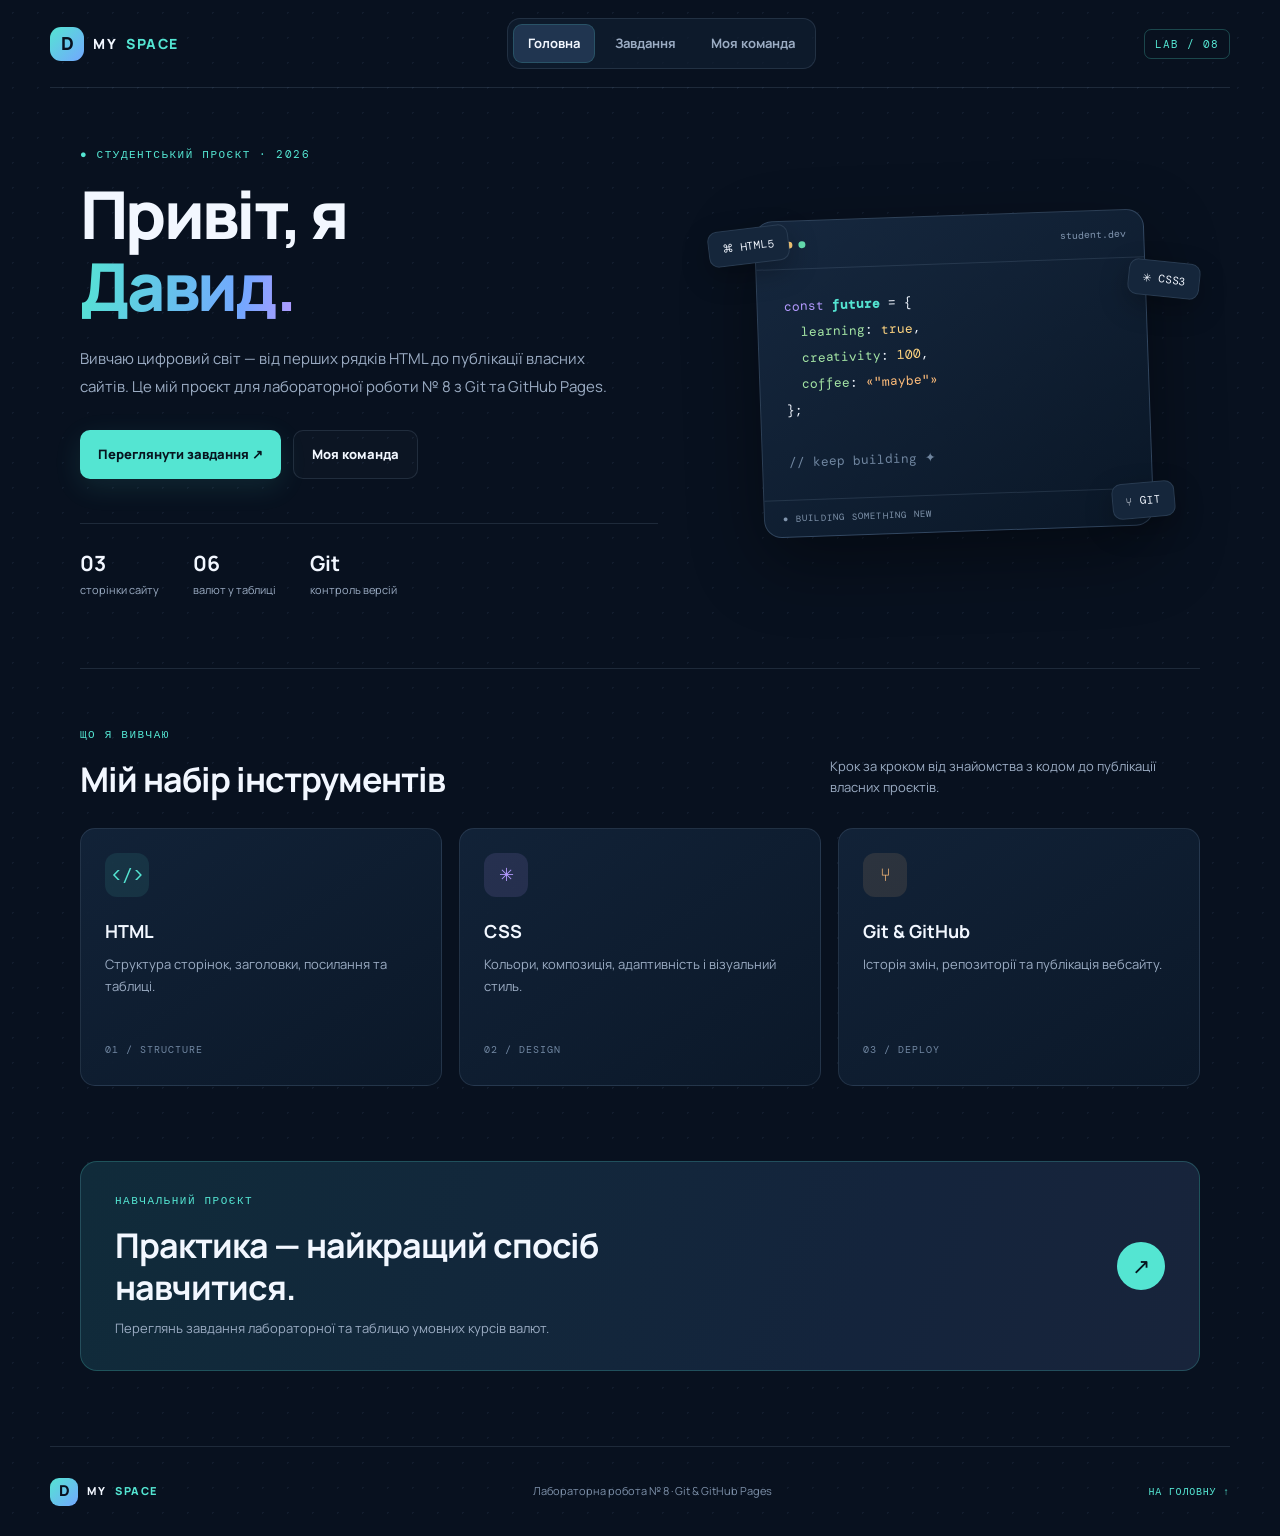
<file: index.html>
<!DOCTYPE html>
<html lang="uk">
<head>
<meta charset="UTF-8"><meta name="viewport" content="width=device-width, initial-scale=1.0"><meta name="description" content="Навчальний сайт для лабораторної роботи №8."><title>MYSPACE — Головна</title><link rel="stylesheet" href="style.css">
</head>
<body>
<header class="topbar"><a class="logo" href="index.html"><span class="logo-icon">D</span> MY<span>SPACE</span></a><nav><a class="active" href="index.html">Головна</a><a href="task.html">Завдання</a><a href="team.html">Моя команда</a></nav><span class="lab-tag">LAB / 08</span></header>
<main>
<section class="hero wrap"><div class="hero-text"><p class="eyebrow">● СТУДЕНТСЬКИЙ ПРОЄКТ · 2026</p><h1>Привіт, я<br><span>Давид.</span></h1><p class="lead">Вивчаю цифровий світ — від перших рядків HTML до публікації власних сайтів. Це мій проєкт для лабораторної роботи № 8 з Git та GitHub Pages.</p><div class="actions"><a class="btn primary" href="task.html">Переглянути завдання ↗</a><a class="btn secondary" href="team.html">Моя команда</a></div><div class="stats"><div><b>03</b><small>сторінки сайту</small></div><div><b>06</b><small>валют у таблиці</small></div><div><b>Git</b><small>контроль версій</small></div></div></div>
<div class="art"><div class="orbit"></div><div class="code-card"><div class="code-head"><i></i><i></i><i></i><span>student.dev</span></div><pre><em>const</em> <strong>future</strong> = {
  <b>learning</b>: <mark>true</mark>,
  <b>creativity</b>: <mark>100</mark>,
  <b>coffee</b>: <q>"maybe"</q>
};

<span>// keep building ✦</span></pre><div class="code-foot">● BUILDING SOMETHING NEW</div></div><div class="float f1">⌘ HTML5</div><div class="float f2">✳ CSS3</div><div class="float f3">⑂ GIT</div></div></section>
<section class="wrap tools"><div class="section-title"><div><p class="eyebrow">ЩО Я ВИВЧАЮ</p><h2>Мій набір інструментів</h2></div><p>Крок за кроком від знайомства з кодом до публікації власних проєктів.</p></div><div class="cards"><article><div class="icon cyan">&lt;/&gt;</div><h3>HTML</h3><p>Структура сторінок, заголовки, посилання та таблиці.</p><small>01 / STRUCTURE</small></article><article><div class="icon purple">✳</div><h3>CSS</h3><p>Кольори, композиція, адаптивність і візуальний стиль.</p><small>02 / DESIGN</small></article><article><div class="icon orange">⑂</div><h3>Git & GitHub</h3><p>Історія змін, репозиторії та публікація вебсайту.</p><small>03 / DEPLOY</small></article></div></section>
<section class="wrap banner"><div><p class="eyebrow">НАВЧАЛЬНИЙ ПРОЄКТ</p><h2>Практика — найкращий спосіб навчитися.</h2><p>Переглянь завдання лабораторної та таблицю умовних курсів валют.</p></div><a class="circle-arrow" href="task.html">↗</a></section>
</main><footer><a class="logo" href="index.html"><span class="logo-icon">D</span> MY<span>SPACE</span></a><p>Лабораторна робота № 8 · Git & GitHub Pages</p><a href="index.html">НА ГОЛОВНУ ↑</a></footer>
</body></html>
</file>
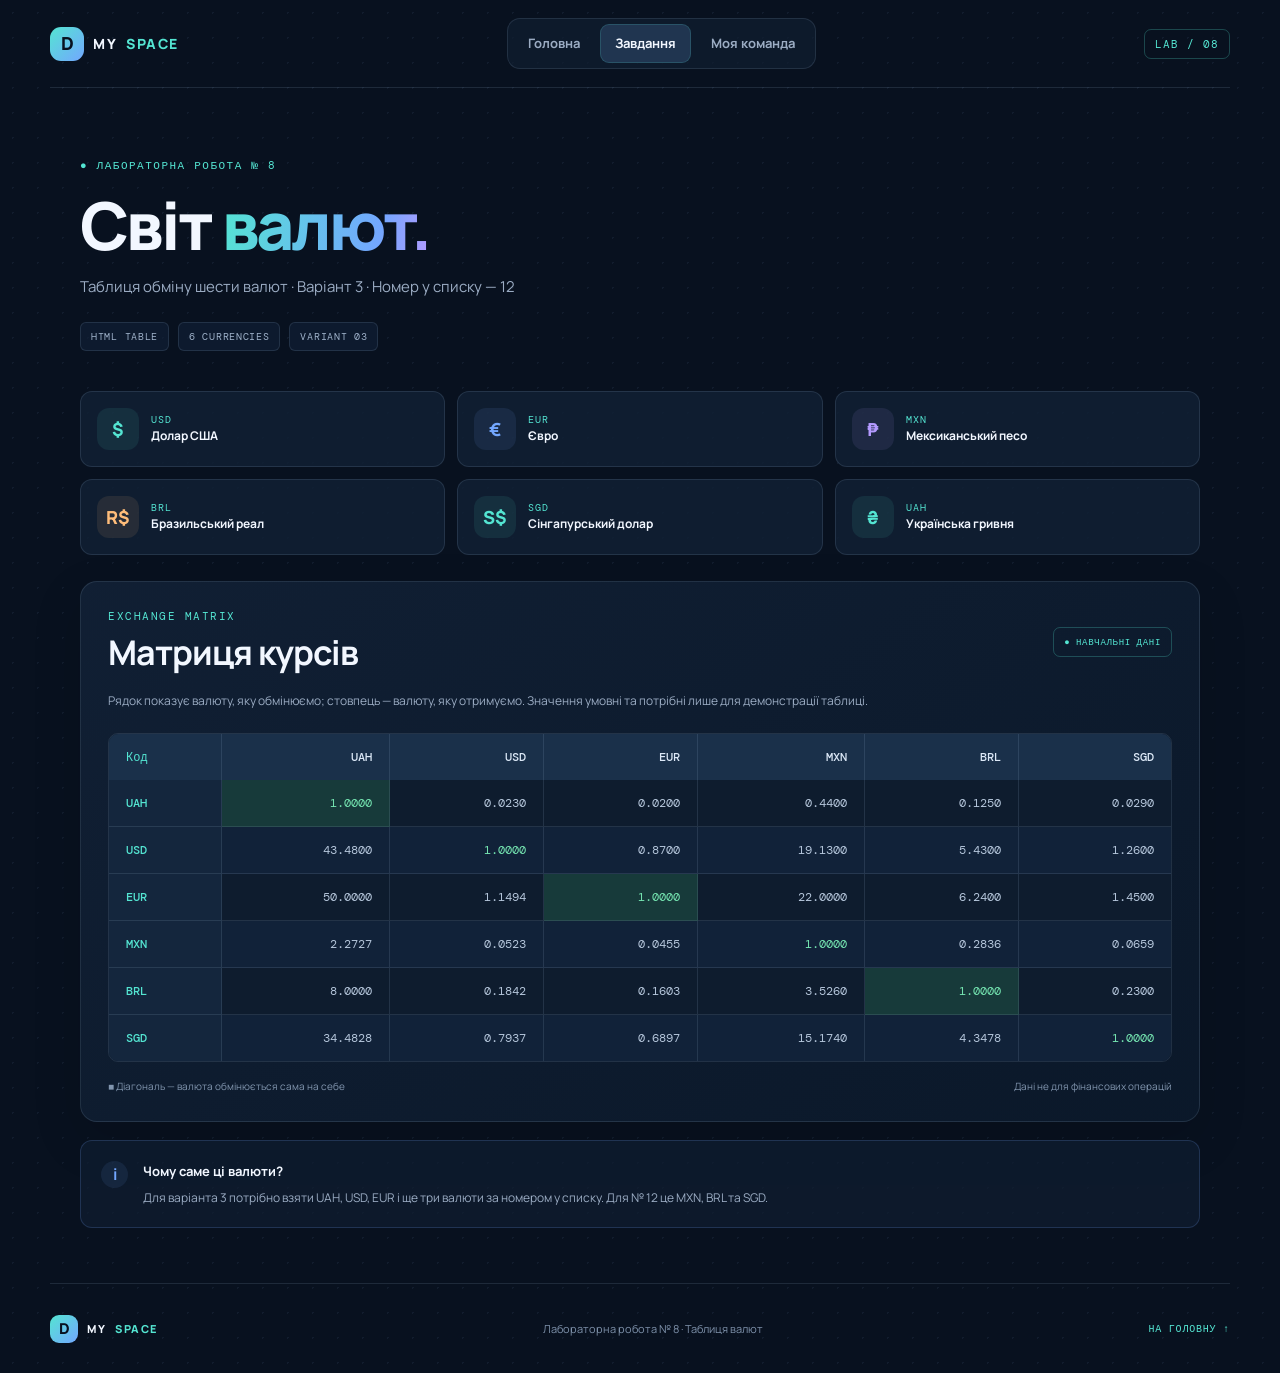
<file: task.html>
<!DOCTYPE html>
<html lang="uk"><head><meta charset="UTF-8"><meta name="viewport" content="width=device-width, initial-scale=1.0"><meta name="description" content="Таблиця валют для варіанта 3 лабораторної роботи №8."><title>MYSPACE — Завдання</title><link rel="stylesheet" href="style.css"></head><body>
<header class="topbar"><a class="logo" href="index.html"><span class="logo-icon">D</span> MY<span>SPACE</span></a><nav><a href="index.html">Головна</a><a class="active" href="task.html">Завдання</a><a href="team.html">Моя команда</a></nav><span class="lab-tag">LAB / 08</span></header>
<main class="wrap page"><section class="page-hero"><p class="eyebrow">● ЛАБОРАТОРНА РОБОТА № 8</p><h1>Світ <span>валют.</span></h1><p>Таблиця обміну шести валют · Варіант 3 · Номер у списку — 12</p><div class="chips"><span>HTML TABLE</span><span>6 CURRENCIES</span><span>VARIANT 03</span></div></section>
<section class="currency-grid"><article><i>$</i><div><small>USD</small><b>Долар США</b></div></article><article><i>€</i><div><small>EUR</small><b>Євро</b></div></article><article><i>₱</i><div><small>MXN</small><b>Мексиканський песо</b></div></article><article><i>R$</i><div><small>BRL</small><b>Бразильський реал</b></div></article><article><i>S$</i><div><small>SGD</small><b>Сінгапурський долар</b></div></article><article><i>₴</i><div><small>UAH</small><b>Українська гривня</b></div></article></section>
<section class="table-panel"><div class="table-title"><div><p class="eyebrow">EXCHANGE MATRIX</p><h2>Матриця курсів</h2></div><span class="pill">● НАВЧАЛЬНІ ДАНІ</span></div><p class="muted">Рядок показує валюту, яку обмінюємо; стовпець — валюту, яку отримуємо. Значення умовні та потрібні лише для демонстрації таблиці.</p><div class="table-scroll"><table><caption>Умовні курси обміну між шістьма валютами</caption><thead><tr><th scope="col">Код</th><th scope="col">UAH</th><th scope="col">USD</th><th scope="col">EUR</th><th scope="col">MXN</th><th scope="col">BRL</th><th scope="col">SGD</th></tr></thead><tbody>
<tr><th scope="row">UAH</th><td class="diag">1.0000</td><td>0.0230</td><td>0.0200</td><td>0.4400</td><td>0.1250</td><td>0.0290</td></tr>
<tr><th scope="row">USD</th><td>43.4800</td><td class="diag">1.0000</td><td>0.8700</td><td>19.1300</td><td>5.4300</td><td>1.2600</td></tr>
<tr><th scope="row">EUR</th><td>50.0000</td><td>1.1494</td><td class="diag">1.0000</td><td>22.0000</td><td>6.2400</td><td>1.4500</td></tr>
<tr><th scope="row">MXN</th><td>2.2727</td><td>0.0523</td><td>0.0455</td><td class="diag">1.0000</td><td>0.2836</td><td>0.0659</td></tr>
<tr><th scope="row">BRL</th><td>8.0000</td><td>0.1842</td><td>0.1603</td><td>3.5260</td><td class="diag">1.0000</td><td>0.2300</td></tr>
<tr><th scope="row">SGD</th><td>34.4828</td><td>0.7937</td><td>0.6897</td><td>15.1740</td><td>4.3478</td><td class="diag">1.0000</td></tr>
</tbody></table></div><div class="table-note"><span>■ Діагональ — валюта обмінюється сама на себе</span><span>Дані не для фінансових операцій</span></div></section>
<aside class="info"><b>i</b><div><h3>Чому саме ці валюти?</h3><p>Для варіанта 3 потрібно взяти UAH, USD, EUR і ще три валюти за номером у списку. Для № 12 це MXN, BRL та SGD.</p></div></aside></main>
<footer><a class="logo" href="index.html"><span class="logo-icon">D</span> MY<span>SPACE</span></a><p>Лабораторна робота № 8 · Таблиця валют</p><a href="index.html">НА ГОЛОВНУ ↑</a></footer></body></html>
</file>
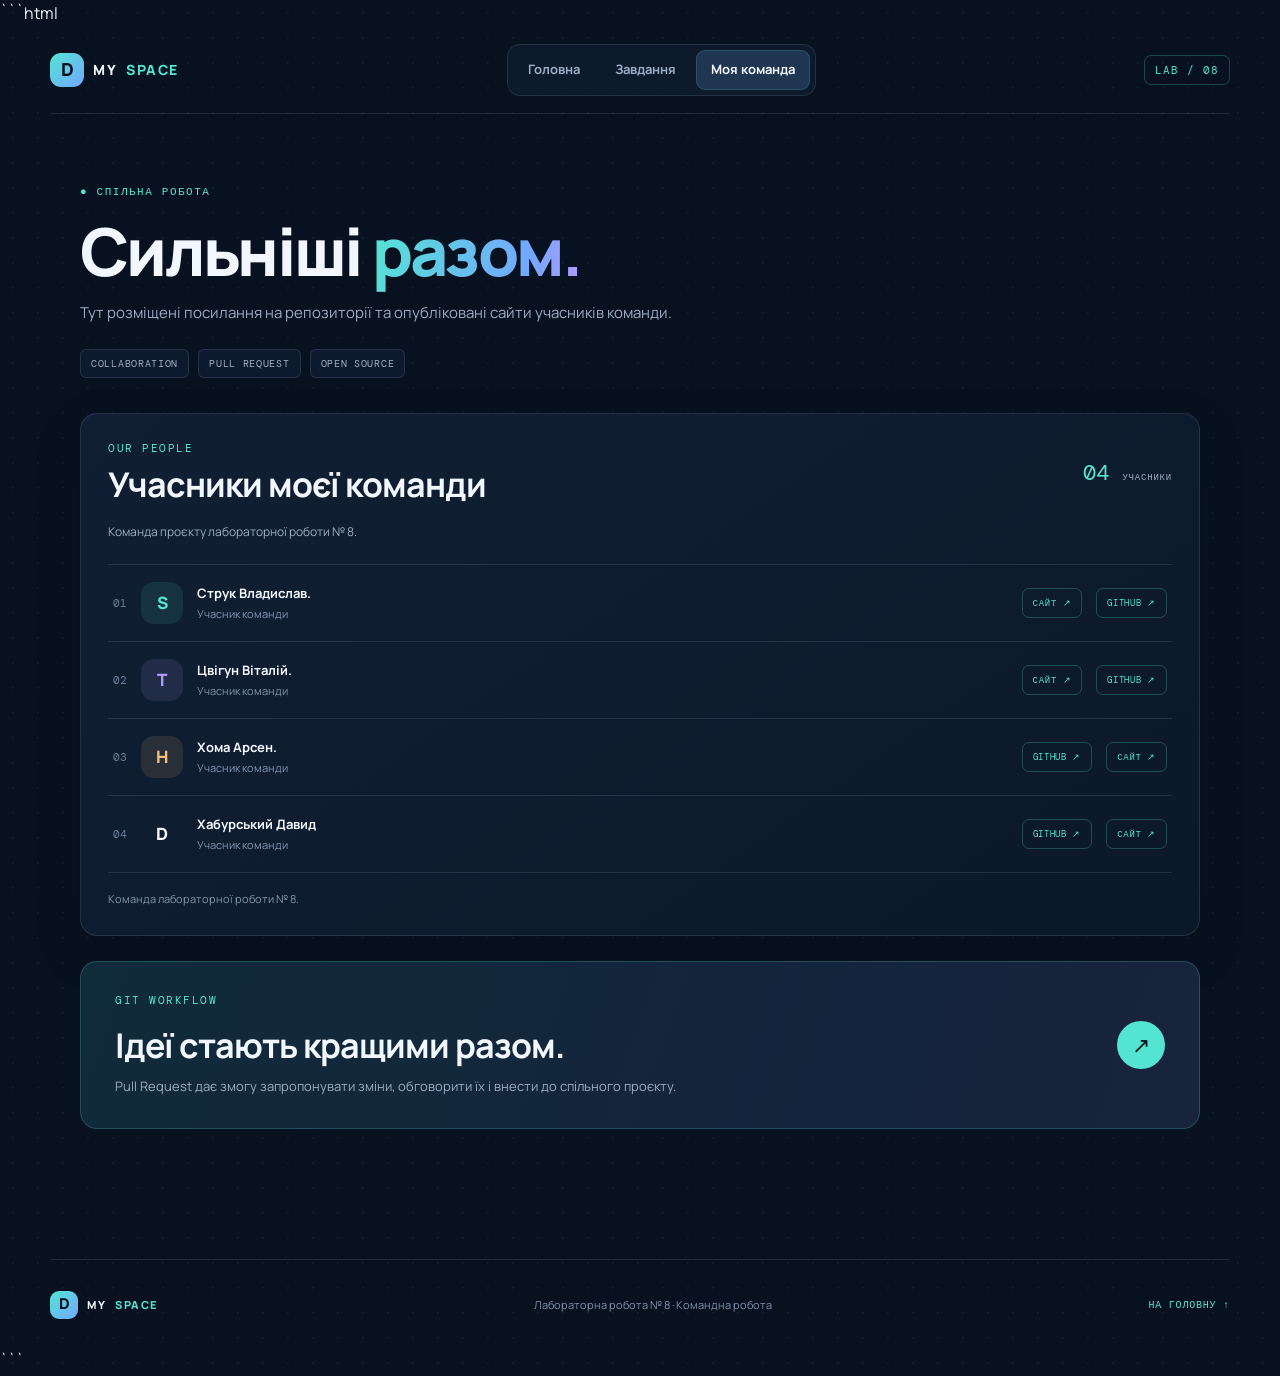
<file: team.html>
```html
<!DOCTYPE html>
<html lang="uk">
<head>
<meta charset="UTF-8">
<meta name="viewport" content="width=device-width, initial-scale=1.0">
<meta name="description" content="Сторінка учасників команди лабораторної роботи №8.">
<title>MYSPACE — Команда</title>
<link rel="stylesheet" href="style.css">
</head>
<body>

<header class="topbar">
<a class="logo" href="index.html"><span class="logo-icon">D</span> MY<span>SPACE</span></a>
<nav>
<a href="index.html">Головна</a>
<a href="task.html">Завдання</a>
<a class="active" href="team.html">Моя команда</a>
</nav>
<span class="lab-tag">LAB / 08</span>
</header>

<main class="wrap page">

<section class="page-hero">
<p class="eyebrow">● СПІЛЬНА РОБОТА</p>
<h1>Сильніші <span>разом.</span></h1>
<p>Тут розміщені посилання на репозиторії та опубліковані сайти учасників команди.</p>
<div class="chips">
<span>COLLABORATION</span>
<span>PULL REQUEST</span>
<span>OPEN SOURCE</span>
</div>
</section>

<section class="team-panel">
<div class="table-title">
<div>
<p class="eyebrow">OUR PEOPLE</p>
<h2>Учасники моєї команди</h2>
</div>
<span class="team-count">04 <small>УЧАСНИКИ</small></span>
</div>

<p class="muted">Команда проєкту лабораторної роботи № 8.</p>

<ul class="members">

<li>
<span class="number">01</span>
<span class="avatar cyan">S</span>
<div>
<b>Струк Владислав.</b>
<small>Учасник команди</small>
</div>
<a class="pill" href="https://vstruk01.github.io/laba_8/index.html" target="_blank" rel="noopener">САЙТ ↗</a>
<a class="pill" href="https://github.com/vstruk01" target="_blank" rel="noopener">GITHUB ↗</a>
</li>

<li>
<span class="number">02</span>
<span class="avatar purple">T</span>
<div>
<b>Цвігун Віталій.</b>
<small>Учасник команди</small>
</div>
<a class="pill" href="https://riffmasterttx.github.io/TNTU-Lab-8-CI-12/" target="_blank" rel="noopener">САЙТ ↗</a>
<a class="pill" href="https://github.com/riffmasterttx/TNTU-Lab-8-CI-12" target="_blank" rel="noopener">GITHUB ↗</a>
</li>

<li>
<span class="number">03</span>
<span class="avatar orange">H</span>
<div>
<b>Хома Арсен.</b>
<small>Учасник команди</small>
</div>
<a class="pill" href="https://github.com/homaarsen571-droid/oki-lab-8" target="_blank" rel="noopener">GITHUB ↗</a>
<a class="pill" href="https://homaarsen571-droid.github.io/oki-lab-8/" target="_blank" rel="noopener">САЙТ ↗</a>
</li>

<li>
<span class="number">04</span>
<span class="avatar">D</span>
<div>
<b>Хабурський Давид</b>
<small>Учасник команди</small>
</div>
<a class="pill" href="https://github.com/ahmotrovs-web/lab-web-site" target="_blank" rel="noopener">GITHUB ↗</a>
<a class="pill" href="https://ahmotrovs-web.github.io/lab-web-site/" target="_blank" rel="noopener">САЙТ ↗</a>
</li>

</ul>

<p class="footnote">Команда лабораторної роботи № 8.</p>
</section>

<section class="banner">
<div>
<p class="eyebrow">GIT WORKFLOW</p>
<h2>Ідеї стають кращими разом.</h2>
<p>Pull Request дає змогу запропонувати зміни, обговорити їх і внести до спільного проєкту.</p>
</div>
<a class="circle-arrow" href="https://github.com/" aria-label="Відкрити GitHub">↗</a>
</section>

</main>

<footer>
<a class="logo" href="index.html"><span class="logo-icon">D</span> MY<span>SPACE</span></a>
<p>Лабораторна робота № 8 · Командна робота</p>
<a href="index.html">НА ГОЛОВНУ ↑</a>
</footer>

</body>
</html>
```
</file>
<file: style.css>
@import url('https://fonts.googleapis.com/css2?family=DM+Mono:wght@400;500&family=Manrope:wght@400;500;600;700;800&display=swap');
:root{--bg:#08111f;--panel:#101e31;--line:rgba(165,190,220,.14);--text:#f2f7ff;--muted:#9bacc3;--cyan:#54e5d2;--blue:#73a7ff;--purple:#b49aff;--orange:#ffbd7a;--mono:'DM Mono',monospace;--sans:'Manrope',Arial,sans-serif}*{box-sizing:border-box}html{scroll-behavior:smooth}body{margin:0;min-height:100vh;color:var(--text);background-color:var(--bg);font-family:var(--sans);line-height:1.65;background-image:radial-gradient(rgba(117,153,194,.09) 1px,transparent 1px);background-size:25px 25px}a{color:inherit}.topbar{width:min(1180px,calc(100% - 48px));min-height:88px;margin:auto;display:flex;align-items:center;justify-content:space-between;gap:24px;border-bottom:1px solid var(--line)}.logo{display:inline-flex;align-items:center;gap:9px;text-decoration:none;font-size:14px;font-weight:800;letter-spacing:1.5px;white-space:nowrap}.logo>span:last-child,.logo>span:nth-child(2){color:var(--cyan)}.logo-icon{width:34px;height:34px;display:grid;place-items:center;border-radius:11px;background:linear-gradient(135deg,var(--cyan),var(--blue));color:#08111f;font-size:18px;letter-spacing:0}.topbar nav{display:flex;gap:5px;padding:5px;border:1px solid var(--line);border-radius:13px;background:#101e31b3}.topbar nav a{padding:9px 15px;border-radius:9px;text-decoration:none;color:var(--muted);font-size:13px;font-weight:700;transition:.2s}.topbar nav a:hover,.topbar nav a.active{color:var(--text);background:#203550}.topbar nav a.active{box-shadow:inset 0 0 0 1px #54e5d22b}.lab-tag{padding:7px 10px;border:1px solid #54e5d240;border-radius:7px;color:var(--cyan);font:11px var(--mono);letter-spacing:1px}.wrap{width:min(1120px,calc(100% - 48px));margin-inline:auto}.hero{min-height:580px;display:grid;grid-template-columns:1.08fr .92fr;align-items:center;gap:50px;padding-block:50px 60px}.eyebrow{margin:0 0 17px;color:var(--cyan);font:11px var(--mono);letter-spacing:1.5px}h1,h2,h3,p{margin-top:0}h1{font-size:clamp(42px,5.2vw,66px);line-height:1.1;letter-spacing:-2.7px;margin-bottom:22px;font-weight:800}h1 span,.page-hero h1 span{color:var(--cyan);background:linear-gradient(100deg,var(--cyan),var(--blue) 75%,var(--purple));background-clip:text;-webkit-background-clip:text;-webkit-text-fill-color:transparent}.lead{max-width:540px;color:var(--muted);font-size:15px;line-height:1.9}.actions{display:flex;flex-wrap:wrap;gap:12px;margin-top:28px}.btn{display:inline-flex;align-items:center;gap:12px;padding:13px 18px;border-radius:10px;font-size:13px;font-weight:800;text-decoration:none;transition:transform .2s,background .2s}.btn:hover{transform:translateY(-3px)}.primary{background:var(--cyan);color:#07141f;box-shadow:0 8px 28px #54e5d21c}.primary:hover{background:#8af5e8}.secondary{border:1px solid var(--line);background:#ffffff05}.secondary:hover{border-color:#54e5d266}.stats{display:flex;gap:34px;margin-top:44px;padding-top:22px;border-top:1px solid var(--line)}.stats div{display:flex;flex-direction:column}.stats b{font-size:21px}.stats small{color:var(--muted);font-size:11px}.art{min-height:360px;display:grid;place-items:center;position:relative}.orbit{position:absolute;width:350px;height:290px;border:1px solid #54e5d22b;border-radius:50%;transform:rotate(-24deg)}.code-card{z-index:1;width:min(100%,390px);border:1px solid #97bae23b;border-radius:18px;overflow:hidden;background:linear-gradient(145deg,#16283ffe,#0a1727fe);box-shadow:0 25px 70px #0006;transform:rotate(-2deg)}.code-head{height:48px;display:flex;align-items:center;gap:6px;padding:0 17px;border-bottom:1px solid var(--line)}.code-head i{width:7px;height:7px;border-radius:50%;background:#ff8b87}.code-head i:nth-child(2){background:#ffcf79}.code-head i:nth-child(3){background:#66dfb1}.code-head span{margin-left:auto;color:#8095af;font:10px var(--mono)}pre{padding:24px 26px;margin:0;font:13px/2 var(--mono);white-space:pre-wrap}pre em{color:var(--purple);font-style:normal}pre strong{color:var(--cyan)}pre b{color:#a5e6a5;font-weight:400}pre mark{background:none;color:#ffd580}pre q{color:var(--orange)}pre span{color:#6f859f}.code-foot{padding:12px 18px;border-top:1px solid var(--line);color:#8195ad;font:9px var(--mono);letter-spacing:1.2px}.float{position:absolute;z-index:2;padding:10px 13px;border:1px solid var(--line);border-radius:10px;background:#15263b;box-shadow:0 10px 28px #0004;font:11px var(--mono)}.f1{top:35px;left:0;transform:rotate(-7deg)}.f2{top:68px;right:0;transform:rotate(6deg)}.f3{bottom:35px;right:5%;transform:rotate(-5deg)}.tools{padding:58px 0 75px;border-top:1px solid var(--line)}.section-title{display:flex;justify-content:space-between;align-items:end;gap:30px;margin-bottom:27px}.section-title h2,.banner h2,.table-title h2{font-size:clamp(24px,3vw,34px);letter-spacing:-1px;line-height:1.25;margin-bottom:0}.section-title>p{max-width:370px;color:var(--muted);font-size:13px;margin-bottom:2px}.cards{display:grid;grid-template-columns:repeat(3,1fr);gap:17px}.cards article{padding:24px;border:1px solid var(--line);border-radius:15px;background:linear-gradient(145deg,#13243aeb,#0c192aeb);transition:transform .2s,border-color .2s}.cards article:hover{transform:translateY(-5px);border-color:#54e5d266}.icon{width:44px;height:44px;display:grid;place-items:center;border-radius:12px;font:18px var(--mono);margin-bottom:20px}.cyan{background:#54e5d218;color:var(--cyan)}.purple{background:#b49aff20;color:var(--purple)}.orange{background:#ffbd7a1d;color:var(--orange)}.cards h3{font-size:18px;margin-bottom:8px}.cards p{color:var(--muted);font-size:13px;min-height:58px;margin-bottom:22px}.cards small{color:#7187a2;font:10px var(--mono);letter-spacing:1px}.banner{display:flex;align-items:center;justify-content:space-between;gap:24px;padding:31px 34px;margin-bottom:75px;border:1px solid #54e5d238;border-radius:17px;background:linear-gradient(110deg,#102b3a,#14243c 70%,#18243b)}.banner h2{max-width:600px;margin-bottom:9px}.banner p:not(.eyebrow){margin-bottom:0;color:var(--muted);font-size:13px}.circle-arrow{flex:0 0 48px;width:48px;height:48px;display:grid;place-items:center;border-radius:50%;color:#06151f;background:var(--cyan);text-decoration:none;font-size:22px;transition:transform .2s}.circle-arrow:hover{transform:rotate(45deg)}footer{width:min(1180px,calc(100% - 48px));min-height:90px;margin:auto;display:flex;align-items:center;justify-content:space-between;gap:20px;border-top:1px solid var(--line)}footer .logo{font-size:11px}footer .logo-icon{width:28px;height:28px;border-radius:9px;font-size:15px}footer p{margin:0;color:#7e91aa;font-size:11px}footer>a:last-child{color:var(--cyan);font:10px var(--mono);letter-spacing:.8px;text-decoration:none}.page{padding-bottom:55px}.page-hero{padding:70px 0 35px}.page-hero h1{margin-bottom:13px}.page-hero>p:not(.eyebrow){max-width:660px;color:var(--muted);font-size:15px;margin-bottom:23px}.chips{display:flex;flex-wrap:wrap;gap:9px}.chips span{padding:7px 10px;border:1px solid var(--line);border-radius:6px;color:#9fb2ca;font:10px var(--mono);letter-spacing:.7px;background:#112037a8}.currency-grid{display:grid;grid-template-columns:repeat(3,1fr);gap:12px;margin:5px 0 26px}.currency-grid article{display:flex;align-items:center;gap:12px;min-width:0;padding:16px;border:1px solid var(--line);border-radius:12px;background:#112034d9;transition:.2s}.currency-grid article:hover{border-color:#54e5d266;transform:translateY(-2px)}.currency-grid i{flex:0 0 42px;height:42px;display:grid;place-items:center;border-radius:12px;color:var(--cyan);background:#54e5d216;font-style:normal;font-size:18px;font-weight:800}.currency-grid article:nth-child(2) i{color:var(--blue);background:#73a7ff18}.currency-grid article:nth-child(3) i{color:var(--purple);background:#b49aff18}.currency-grid article:nth-child(4) i{color:var(--orange);background:#ffbd7a18}.currency-grid article div{display:flex;flex-direction:column;min-width:0}.currency-grid small{color:var(--cyan);font:10px var(--mono);letter-spacing:1px}.currency-grid b{font-size:12px;overflow-wrap:anywhere}.table-panel,.team-panel{padding:27px;border:1px solid var(--line);border-radius:17px;background:linear-gradient(145deg,#112034f7,#0b192af7);box-shadow:0 18px 50px #0002}.table-title{display:flex;align-items:center;justify-content:space-between;gap:20px}.table-title .eyebrow{margin-bottom:8px}a.pill{text-decoration:none}.pill{padding:8px 10px;border:1px solid #54e5d240;border-radius:7px;color:var(--cyan);font:9px var(--mono);letter-spacing:.7px;white-space:nowrap}.muted{color:var(--muted);font-size:12px;max-width:760px;margin:17px 0 22px}.table-scroll{overflow-x:auto;border:1px solid var(--line);border-radius:10px}table{width:100%;min-width:650px;border-collapse:separate;border-spacing:0;text-align:right;font:12px var(--mono)}caption{position:absolute;width:1px;height:1px;padding:0;margin:-1px;overflow:hidden;clip:rect(0,0,0,0);white-space:nowrap;border:0}th,td{padding:15px 17px;border-right:1px solid var(--line);border-bottom:1px solid var(--line);white-space:nowrap}tr:last-child th,tr:last-child td{border-bottom:0}th:last-child,td:last-child{border-right:0}thead th{background:#1a304a;color:#dce8f7;font-weight:500}thead th:first-child{text-align:left;color:var(--cyan)}tbody th{background:#14263d;text-align:left;color:var(--cyan);font-weight:500}tbody td{color:#b5c6db;background:#0e1c2e}tbody tr:nth-child(even) td{background:#112239}tbody tr:hover td{background:#183149;color:white}.diag{color:#75e5b1;background:#173a3a}.table-note{display:flex;justify-content:space-between;gap:12px;flex-wrap:wrap;padding-top:16px;color:#8296af;font-size:10px}.info{display:flex;align-items:flex-start;gap:15px;margin-top:18px;padding:20px;border:1px solid #73a7ff30;border-radius:12px;background:#101e31b8}.info>b{flex:0 0 27px;width:27px;height:27px;display:grid;place-items:center;border-radius:50%;color:var(--blue);background:#73a7ff18}.info h3{margin-bottom:5px;font-size:13px}.info p{margin:0;color:var(--muted);font-size:12px}.team-count{color:var(--cyan);font:22px var(--mono)}.team-count small{color:var(--muted);font:9px var(--mono);letter-spacing:.8px}.members{list-style:none;padding:0;margin:0;border-top:1px solid var(--line)}.members li{display:flex;align-items:center;gap:14px;padding:17px 5px;border-bottom:1px solid var(--line)}.number{color:#6c819b;font:11px var(--mono)}.avatar{flex:0 0 42px;width:42px;height:42px;display:grid;place-items:center;border-radius:13px;font-size:17px;font-weight:800}.avatar.cyan{color:var(--cyan);background:#54e5d219}.avatar.purple{color:var(--purple);background:#b49aff1d}.avatar.orange{color:var(--orange);background:#ffbd7a1d}.members li>div{display:flex;flex:1;flex-direction:column}.members b{font-size:13px}.members small{color:#8296af;font-size:11px}.waiting{color:#91a2b8;font:9px var(--mono);letter-spacing:.8px}.footnote{margin:17px 0 0;color:#8296af;font-size:11px}.team-panel+.banner{margin-top:25px}
@media(max-width:850px){.topbar{flex-wrap:wrap;padding:18px 0}.lab-tag{display:none}.topbar nav{order:3;width:100%;justify-content:center}.topbar nav a{flex:1;text-align:center;padding-inline:7px}.hero{grid-template-columns:1fr;gap:10px;padding-top:55px}.hero-text{max-width:680px}.art{min-height:340px;margin-bottom:20px}.cards{grid-template-columns:1fr}.cards p{min-height:0}.section-title{align-items:flex-start;flex-direction:column;gap:12px}.currency-grid{grid-template-columns:repeat(2,1fr)}}
@media(max-width:560px){.topbar,.wrap,footer{width:calc(100% - 30px)}.logo{font-size:12px}.topbar nav a{font-size:11px}.hero{min-height:0;padding-top:45px}.hero h1{font-size:43px;letter-spacing:-1.8px}.lead{font-size:14px}.stats{gap:19px}.stats b{font-size:18px}.art{min-height:290px}.orbit{width:270px;height:230px}.code-card{width:96%}pre{padding:19px;font-size:11px}.float{font-size:9px;padding:8px 10px}.f1{top:18px}.f2{top:50px}.f3{bottom:15px}.tools{padding:42px 0 55px}.banner{padding:23px;margin-bottom:48px}.section-title h2,.banner h2,.table-title h2{font-size:25px}footer{flex-wrap:wrap;padding:20px 0}footer p{order:3;width:100%}.page-hero{padding:45px 0 28px}.page-hero h1{font-size:43px}.currency-grid{grid-template-columns:1fr 1fr;gap:8px}.currency-grid article{padding:12px 10px;gap:9px}.currency-grid i{flex-basis:34px;height:34px;font-size:15px}.currency-grid b{font-size:10px}.table-panel,.team-panel{padding:17px 13px}.table-title{align-items:flex-start;flex-direction:column}.pill{align-self:flex-start}.table-note{font-size:9px}.members li{gap:9px}.number{display:none}.avatar{flex-basis:35px;width:35px;height:35px}.members b{font-size:11px}.members small{font-size:10px}.waiting{font-size:8px}}
</file>
